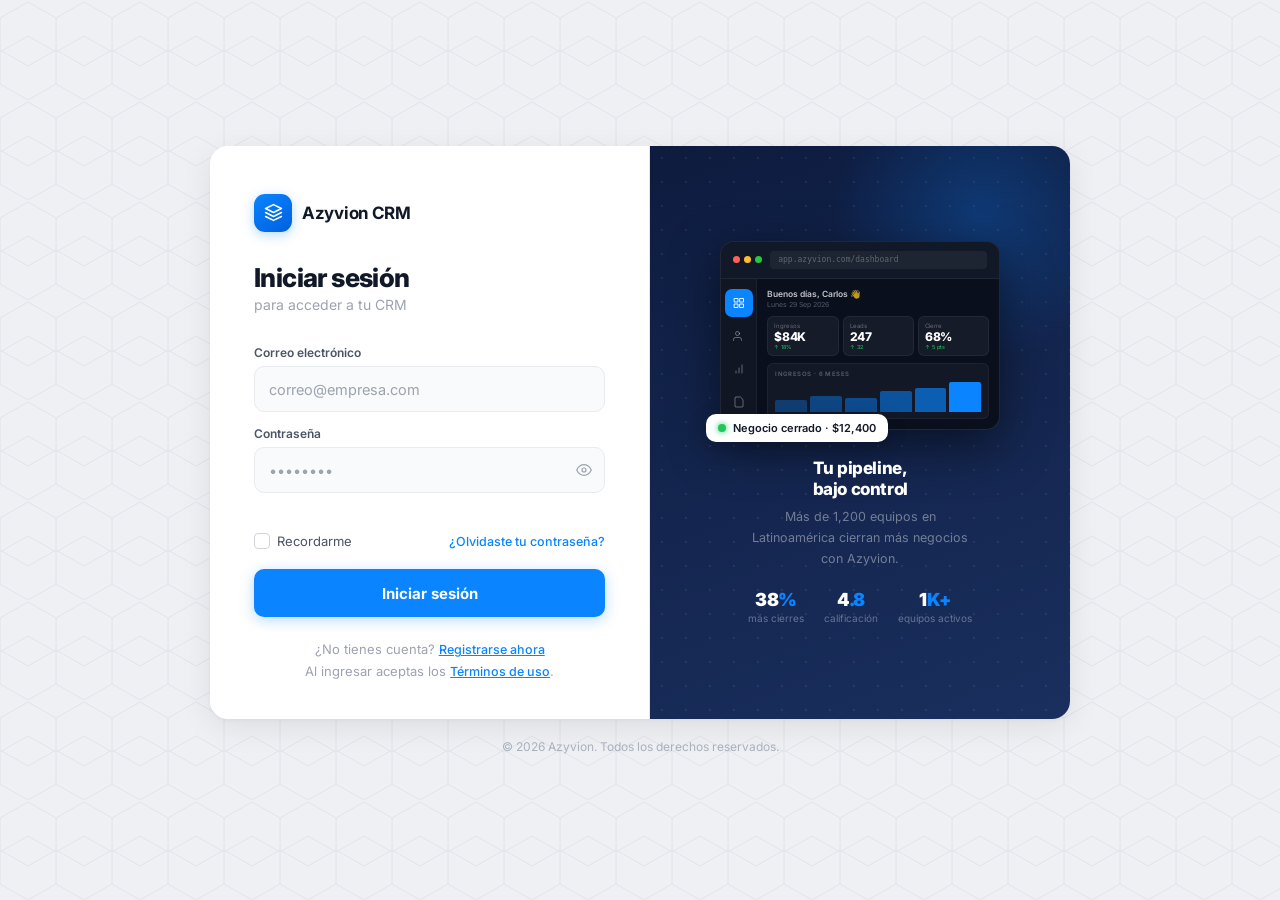
<file: login.html>
<!DOCTYPE html>
<html lang="es">
<head>
  <meta charset="UTF-8" />
  <meta name="viewport" content="width=device-width, initial-scale=1.0, viewport-fit=cover" />
  <meta name="apple-mobile-web-app-capable" content="yes" />
  <meta name="theme-color" content="#eef0f4" />
  <title>Azyvion CRM — Iniciar sesión</title>
  <link rel="preconnect" href="https://fonts.googleapis.com" />
  <link rel="preconnect" href="https://fonts.gstatic.com" crossorigin />
  <link href="https://fonts.googleapis.com/css2?family=Inter:wght@400;500;600;700;800;900&display=swap" rel="stylesheet" />
  <style>
    *, *::before, *::after { box-sizing: border-box; margin: 0; padding: 0; }

    :root {
      --blue:    #0A84FF;
      --blue-d:  #0060DF;
      --navy:    #0d1b3e;
      --text:    #111827;
      --text-2:  #4b5563;
      --text-3:  #9ca3af;
      --border:  #e5e7eb;
      --bg:      #eef0f4;
      --green:   #22c55e;
      --danger:  #ef4444;
    }

    html, body { height: 100%; }
    body {
      font-family: 'Inter', -apple-system, sans-serif;
      -webkit-font-smoothing: antialiased;
      background: var(--bg);
      display: flex;
      flex-direction: column;
      align-items: center;
      justify-content: center;
      min-height: 100dvh;
      padding: 32px 20px;
      padding-top: calc(32px + env(safe-area-inset-top, 0px));
      padding-bottom: calc(32px + env(safe-area-inset-bottom, 0px));
      position: relative;
    }

    /* Hexagon pattern background — sutil, igual que Zoho */
    body::before {
      content: '';
      position: fixed;
      inset: 0;
      background-image: url("data:image/svg+xml,%3Csvg xmlns='http://www.w3.org/2000/svg' width='56' height='100'%3E%3Cpath d='M28 66L0 50V18L28 2l28 16v32z' fill='none' stroke='%23c8cdd8' stroke-width='1'/%3E%3Cpath d='M28 100L0 84V52L28 36l28 16v32z' fill='none' stroke='%23c8cdd8' stroke-width='1'/%3E%3C/svg%3E");
      opacity: .35;
      pointer-events: none;
      z-index: 0;
    }

    /* ── CARD ── */
    .card {
      position: relative;
      z-index: 1;
      background: #fff;
      border-radius: 18px;
      box-shadow: 0 2px 4px rgba(0,0,0,0.04), 0 8px 32px rgba(0,0,0,0.08);
      display: grid;
      grid-template-columns: 1.05fr 1fr;
      width: 100%;
      max-width: 860px;
      overflow: hidden;
    }

    /* ── LEFT: FORM ── */
    .form-side {
      padding: 48px 44px 40px;
      display: flex;
      flex-direction: column;
      border-right: 1px solid var(--border);
    }

    .brand {
      display: flex;
      align-items: center;
      gap: 10px;
      margin-bottom: 32px;
    }
    .brand-icon {
      width: 38px; height: 38px;
      background: linear-gradient(145deg, var(--blue), var(--blue-d));
      border-radius: 11px;
      display: flex; align-items: center; justify-content: center;
      box-shadow: 0 3px 12px rgba(10,132,255,0.3);
      flex-shrink: 0;
    }
    .brand-icon svg { width: 19px; height: 19px; stroke: #fff; fill: none; stroke-width: 2; stroke-linecap: round; stroke-linejoin: round; }
    .brand-name { font-size: 17px; font-weight: 700; color: var(--text); letter-spacing: -0.3px; }

    .form-title { font-size: 26px; font-weight: 800; color: var(--text); letter-spacing: -0.6px; line-height: 1.1; margin-bottom: 4px; }
    .form-sub { font-size: 14px; color: var(--text-3); margin-bottom: 32px; }

    /* Fields */
    .field-wrap { margin-bottom: 14px; }
    .field-label { display: block; font-size: 12px; font-weight: 600; color: var(--text-2); margin-bottom: 6px; }
    .field-inner { position: relative; }
    .field-input {
      width: 100%; height: 46px;
      background: #f9fafb;
      border: 1.5px solid #e9ebee;
      border-radius: 10px;
      padding: 0 42px 0 14px;
      font-family: inherit; font-size: 14.5px; color: var(--text);
      outline: none;
      transition: border-color .18s, box-shadow .18s, background .18s;
      -webkit-appearance: none;
    }
    .field-input::placeholder { color: var(--text-3); }
    .field-input:focus { border-color: var(--blue); background: #fff; box-shadow: 0 0 0 3px rgba(10,132,255,0.1); }

    .field-btn {
      position: absolute; right: 0; top: 0; bottom: 0; width: 42px;
      display: flex; align-items: center; justify-content: center;
      background: none; border: none; cursor: pointer; color: var(--text-3);
      transition: color .15s;
    }
    .field-btn:hover { color: var(--blue); }
    .field-btn svg { width: 16px; height: 16px; stroke: currentColor; fill: none; stroke-width: 1.8; stroke-linecap: round; stroke-linejoin: round; }

    .error-msg {
      font-size: 12px; font-weight: 500; color: var(--danger);
      min-height: 16px; margin-bottom: 10px;
      opacity: 0; transform: translateY(-2px);
      transition: opacity .2s, transform .2s;
    }
    .error-msg.visible { opacity: 1; transform: translateY(0); }

    .row-aux { display: flex; align-items: center; justify-content: space-between; margin-bottom: 20px; }
    .checkbox-label { display: flex; align-items: center; gap: 7px; font-size: 13px; color: var(--text-2); cursor: pointer; user-select: none; }
    .checkbox-label input { display: none; }
    .custom-check {
      width: 16px; height: 16px; border-radius: 4px;
      border: 1.5px solid #d1d5db;
      display: flex; align-items: center; justify-content: center; flex-shrink: 0;
      transition: background .15s, border-color .15s;
    }
    .checkbox-label input:checked ~ .custom-check { background: var(--blue); border-color: var(--blue); }
    .custom-check svg { width: 9px; height: 9px; stroke: #fff; stroke-width: 2.5; stroke-linecap: round; stroke-linejoin: round; fill: none; opacity: 0; transition: opacity .15s; }
    .checkbox-label input:checked ~ .custom-check svg { opacity: 1; }
    .link-btn { background: none; border: none; padding: 0; font-family: inherit; font-size: 12.5px; color: var(--blue); cursor: pointer; font-weight: 500; }
    .link-btn:hover { color: var(--blue-d); text-decoration: underline; }

    .btn-primary {
      width: 100%; height: 48px;
      background: var(--blue); color: #fff; border: none;
      border-radius: 10px; font-size: 15px; font-weight: 700;
      font-family: inherit; cursor: pointer;
      position: relative; overflow: hidden;
      transition: background .18s, box-shadow .18s, transform .1s;
      box-shadow: 0 3px 14px rgba(10,132,255,0.3);
      margin-bottom: 24px;
    }
    .btn-primary:hover:not(:disabled) { background: var(--blue-d); box-shadow: 0 4px 20px rgba(10,132,255,0.4); }
    .btn-primary:active:not(:disabled) { transform: scale(.98); }
    .btn-primary:disabled { opacity: .6; cursor: not-allowed; }
    .btn-text { transition: opacity .2s; }
    .spinner { position: absolute; inset: 0; display: none; align-items: center; justify-content: center; }
    .spinner::after { content: ''; width: 20px; height: 20px; border: 2px solid rgba(255,255,255,.3); border-top-color: #fff; border-radius: 50%; animation: spin .7s linear infinite; }
    @keyframes spin { to { transform: rotate(360deg); } }
    .btn-primary.loading .btn-text { opacity: 0; }
    .btn-primary.loading .spinner { display: flex; }

    .form-footer { text-align: center; font-size: 13px; color: var(--text-3); margin-top: auto; }
    .form-footer + .form-footer { margin-top: 5px; }

    /* ── RIGHT: VISUAL ── */
    .visual-side {
      background: linear-gradient(160deg, #0d1b3e 0%, #1a2f5e 100%);
      display: flex;
      flex-direction: column;
      align-items: center;
      justify-content: center;
      padding: 44px 36px;
      position: relative;
      overflow: hidden;
      gap: 28px;
    }

    /* Grid points sutil */
    .visual-side::before {
      content: '';
      position: absolute; inset: 0;
      background-image: radial-gradient(rgba(255,255,255,0.07) 1px, transparent 1px);
      background-size: 24px 24px;
      pointer-events: none;
    }
    /* Glow azul arriba */
    .visual-side::after {
      content: '';
      position: absolute;
      width: 300px; height: 300px;
      border-radius: 50%;
      background: radial-gradient(circle, rgba(10,132,255,0.25), transparent 70%);
      top: -80px; right: -60px;
      pointer-events: none;
    }

    /* Mockup dashboard mini */
    .mkup-wrap {
      position: relative;
      width: 100%;
      max-width: 280px;
      z-index: 1;
    }

    .mkup {
      background: #0a0f1e;
      border-radius: 14px;
      overflow: hidden;
      border: 1px solid rgba(255,255,255,0.1);
      box-shadow: 0 16px 48px rgba(0,0,0,0.5), 0 1px 0 rgba(255,255,255,0.06) inset;
    }
    .mkup-topbar {
      background: #111827;
      padding: 9px 12px;
      display: flex; align-items: center; gap: 8px;
      border-bottom: 1px solid rgba(255,255,255,0.06);
    }
    .mkup-dots { display: flex; gap: 4px; }
    .mkup-dots span { width: 7px; height: 7px; border-radius: 50%; }
    .mkup-dots span:nth-child(1){background:#ff5f57}
    .mkup-dots span:nth-child(2){background:#ffbd2e}
    .mkup-dots span:nth-child(3){background:#28c840}
    .mkup-url { flex:1; background: rgba(255,255,255,0.05); border-radius:4px; height:18px; display:flex; align-items:center; padding:0 8px; font-size:8px; color:rgba(255,255,255,.3); font-family:monospace; }

    .mkup-body { display: grid; grid-template-columns: 36px 1fr; }
    .mkup-sb { background: rgba(255,255,255,0.03); border-right:1px solid rgba(255,255,255,.05); padding:10px 4px; display:flex; flex-direction:column; gap:5px; }
    .mkup-sb-i { width:28px; height:28px; border-radius:7px; display:flex; align-items:center; justify-content:center; }
    .mkup-sb-i.on { background:var(--blue); }
    .mkup-sb-i svg { width:12px; height:12px; stroke:rgba(255,255,255,.4); fill:none; stroke-width:1.8; stroke-linecap:round; stroke-linejoin:round; }
    .mkup-sb-i.on svg { stroke:#fff; }

    .mkup-main { padding:10px; display:flex; flex-direction:column; gap:7px; }
    .mkup-hello { font-size:8.5px; font-weight:600; color:rgba(255,255,255,.75); }
    .mkup-date { font-size:7px; color:rgba(255,255,255,.3); margin-top:1px; }

    .mkup-kpis { display:grid; grid-template-columns:repeat(3,1fr); gap:4px; }
    .mkup-kpi { background:rgba(255,255,255,.05); border:1px solid rgba(255,255,255,.06); border-radius:6px; padding:5px 6px; }
    .mkup-kpi-l { font-size:6px; color:rgba(255,255,255,.35); margin-bottom:2px; }
    .mkup-kpi-v { font-size:12px; font-weight:800; color:#fff; line-height:1; letter-spacing:-.3px; }
    .mkup-kpi-d { font-size:5.5px; color:var(--green); margin-top:1px; }

    .mkup-chart { background:rgba(255,255,255,.04); border:1px solid rgba(255,255,255,.05); border-radius:6px; padding:6px 7px; }
    .mkup-chart-ttl { font-size:6px; color:rgba(255,255,255,.3); font-weight:600; text-transform:uppercase; letter-spacing:.4px; margin-bottom:5px; }
    .mkup-bars { display:flex; gap:3px; align-items:flex-end; height:30px; }
    .mkup-bar { flex:1; border-radius:2px 2px 0 0; }

    /* Floating pill */
    .mkup-pill {
      position: absolute;
      bottom: -12px; left: -14px;
      background: #fff;
      border-radius: 10px;
      padding: 7px 12px;
      box-shadow: 0 6px 20px rgba(0,0,0,0.18);
      display: flex; align-items: center; gap: 7px;
      font-size: 11px; font-weight: 600; color: var(--text);
      white-space: nowrap;
      z-index: 2;
    }
    .mkup-pill-dot { width:8px; height:8px; border-radius:50%; background:var(--green); box-shadow:0 0 6px var(--green); flex-shrink:0; }

    /* Copy debajo del mockup */
    .visual-copy { position:relative; z-index:1; text-align:center; }
    .visual-title { font-size:17px; font-weight:800; color:#fff; letter-spacing:-.4px; margin-bottom:7px; line-height:1.25; }
    .visual-desc { font-size:12.5px; color:rgba(255,255,255,.4); line-height:1.65; max-width:220px; margin:0 auto 20px; }

    /* Mini stats row */
    .visual-stats { display:flex; gap:20px; justify-content:center; }
    .vstat { text-align:center; }
    .vstat-num { font-size:18px; font-weight:900; color:#fff; letter-spacing:-.5px; }
    .vstat-num span { color:var(--blue); }
    .vstat-label { font-size:10px; color:rgba(255,255,255,.35); margin-top:2px; }

    /* Footer */
    .page-footer {
      position: relative; z-index: 1;
      margin-top: 20px;
      font-size: 12px; color: #aab0bc; text-align: center;
    }

    /* ── TOAST ── */
    .toast {
      position:fixed; bottom:calc(20px + env(safe-area-inset-bottom,0px)); left:50%;
      transform:translateX(-50%) translateY(110px);
      background:rgba(15,17,23,.93); color:#fff;
      padding:11px 18px; border-radius:14px; font-size:13px; font-weight:500;
      backdrop-filter:blur(16px);
      display:flex; align-items:center; gap:7px;
      z-index:999; transition:transform .35s cubic-bezier(.34,1.42,.64,1);
      white-space:nowrap; max-width:calc(100vw - 32px);
      box-shadow:0 6px 20px rgba(0,0,0,.3);
    }
    .toast.show { transform:translateX(-50%) translateY(0); }
    .toast svg { width:15px; height:15px; stroke-width:2.5; stroke-linecap:round; stroke-linejoin:round; fill:none; flex-shrink:0; }

    /* ── RESPONSIVE ── */
    @media (max-width:720px) {
      .card { grid-template-columns:1fr; }
      .visual-side { display:none; }
      .form-side { border-right:none; padding:36px 28px 30px; }
    }
    @media (prefers-reduced-motion:reduce) { *{animation:none!important;transition:none!important;} }
    *{-webkit-tap-highlight-color:transparent;}
  </style>
</head>
<body>

  <div class="card">

    <!-- FORM -->
    <div class="form-side">
      <div class="brand">
        <div class="brand-icon">
          <svg viewBox="0 0 24 24"><path d="M12 2L2 7l10 5 10-5-10-5z"/><path d="M2 17l10 5 10-5"/><path d="M2 12l10 5 10-5"/></svg>
        </div>
        <span class="brand-name">Azyvion CRM</span>
      </div>

      <h1 class="form-title">Iniciar sesión</h1>
      <p class="form-sub">para acceder a tu CRM</p>

      <div class="field-wrap">
        <label class="field-label" for="usuario">Correo electrónico</label>
        <div class="field-inner">
          <input class="field-input" type="email" id="usuario" placeholder="correo@empresa.com" autocomplete="email" />
        </div>
      </div>

      <div class="field-wrap">
        <label class="field-label" for="password">Contraseña</label>
        <div class="field-inner">
          <input class="field-input" type="password" id="password" placeholder="••••••••" autocomplete="current-password" />
          <button class="field-btn" onclick="togglePwd()" aria-label="Mostrar contraseña">
            <svg viewBox="0 0 24 24"><path d="M1 12s4-8 11-8 11 8 11 8-4 8-11 8-11-8-11-8z"/><circle cx="12" cy="12" r="3"/></svg>
          </button>
        </div>
      </div>

      <div class="error-msg" id="errMsg"></div>

      <div class="row-aux">
        <label class="checkbox-label">
          <input type="checkbox" id="remember" />
          <span class="custom-check"><svg viewBox="0 0 12 12"><polyline points="2 6 5 9 10 3"/></svg></span>
          Recordarme
        </label>
        <button class="link-btn" onclick="handleForgot()">¿Olvidaste tu contraseña?</button>
      </div>

      <button class="btn-primary" id="loginBtn" onclick="handleLogin()">
        <span class="btn-text">Iniciar sesión</span>
        <div class="spinner"></div>
      </button>

      <p class="form-footer">¿No tienes cuenta? <a class="link-btn" href="register.html">Registrarse ahora</a></p>
      <p class="form-footer" style="margin-top:6px;">Al ingresar aceptas los <a class="link-btn" href="#">Términos de uso</a>.</p>
    </div>

    <!-- VISUAL -->
    <div class="visual-side">
      <div class="mkup-wrap">
        <div class="mkup">
          <div class="mkup-topbar">
            <div class="mkup-dots"><span></span><span></span><span></span></div>
            <div class="mkup-url">app.azyvion.com/dashboard</div>
          </div>
          <div class="mkup-body">
            <div class="mkup-sb">
              <div class="mkup-sb-i on"><svg viewBox="0 0 24 24"><rect x="3" y="3" width="7" height="7"/><rect x="14" y="3" width="7" height="7"/><rect x="3" y="14" width="7" height="7"/><rect x="14" y="14" width="7" height="7"/></svg></div>
              <div class="mkup-sb-i"><svg viewBox="0 0 24 24"><path d="M17 21v-2a4 4 0 0 0-4-4H5a4 4 0 0 0-4 4v2"/><circle cx="9" cy="7" r="4"/></svg></div>
              <div class="mkup-sb-i"><svg viewBox="0 0 24 24"><line x1="12" y1="20" x2="12" y2="10"/><line x1="18" y1="20" x2="18" y2="4"/><line x1="6" y1="20" x2="6" y2="16"/></svg></div>
              <div class="mkup-sb-i"><svg viewBox="0 0 24 24"><path d="M14 2H6a2 2 0 0 0-2 2v16a2 2 0 0 0 2 2h12a2 2 0 0 0 2-2V8z"/></svg></div>
            </div>
            <div class="mkup-main">
              <div>
                <div class="mkup-hello">Buenos días, Carlos 👋</div>
                <div class="mkup-date">Lunes 29 Sep 2026</div>
              </div>
              <div class="mkup-kpis">
                <div class="mkup-kpi"><div class="mkup-kpi-l">Ingresos</div><div class="mkup-kpi-v">$84K</div><div class="mkup-kpi-d">↑ 18%</div></div>
                <div class="mkup-kpi"><div class="mkup-kpi-l">Leads</div><div class="mkup-kpi-v">247</div><div class="mkup-kpi-d">↑ 32</div></div>
                <div class="mkup-kpi"><div class="mkup-kpi-l">Cierre</div><div class="mkup-kpi-v">68%</div><div class="mkup-kpi-d">↑ 5 pts</div></div>
              </div>
              <div class="mkup-chart">
                <div class="mkup-chart-ttl">Ingresos · 6 meses</div>
                <div class="mkup-bars">
                  <div class="mkup-bar" style="height:38%;background:rgba(10,132,255,.35)"></div>
                  <div class="mkup-bar" style="height:52%;background:rgba(10,132,255,.42)"></div>
                  <div class="mkup-bar" style="height:46%;background:rgba(10,132,255,.48)"></div>
                  <div class="mkup-bar" style="height:68%;background:rgba(10,132,255,.55)"></div>
                  <div class="mkup-bar" style="height:78%;background:rgba(10,132,255,.65)"></div>
                  <div class="mkup-bar" style="height:100%;background:#0A84FF"></div>
                </div>
              </div>
            </div>
          </div>
        </div>
        <div class="mkup-pill">
          <div class="mkup-pill-dot"></div>
          Negocio cerrado · $12,400
        </div>
      </div>

      <div class="visual-copy">
        <div class="visual-title">Tu pipeline,<br>bajo control</div>
        <div class="visual-desc">Más de 1,200 equipos en Latinoamérica cierran más negocios con Azyvion.</div>
        <div class="visual-stats">
          <div class="vstat">
            <div class="vstat-num">38<span>%</span></div>
            <div class="vstat-label">más cierres</div>
          </div>
          <div class="vstat">
            <div class="vstat-num">4<span>.8</span></div>
            <div class="vstat-label">calificación</div>
          </div>
          <div class="vstat">
            <div class="vstat-num">1<span>K+</span></div>
            <div class="vstat-label">equipos activos</div>
          </div>
        </div>
      </div>
    </div>

  </div>

  <p class="page-footer">© 2026 Azyvion. Todos los derechos reservados.</p>

  <div class="toast" id="toast"></div>

  <script>
  (function () {
    var SESSION_KEY  = 'azyvion_session';
    var REMEMBER_KEY = 'azyvion_remember_user';
    var LOGIN_URL    = 'https://dwtykzporgjjvdustjfq.supabase.co/functions/v1/login-crm';

    (function checkExisting() {
      try {
        if (window.location.search.indexOf('logout') !== -1 || window.location.search.indexOf('expired') !== -1) { localStorage.removeItem(SESSION_KEY); return; }
        var raw = localStorage.getItem(SESSION_KEY);
        if (!raw) return;
        var sess = JSON.parse(raw);
        if (!sess || !sess.token) return;
        if (sess.expira && new Date(sess.expira) <= new Date()) { localStorage.removeItem(SESSION_KEY); return; }
        window.location.href = 'dashboard.html';
      } catch (e) {}
    })();

    (function prefillUser() {
      try {
        var saved = localStorage.getItem(REMEMBER_KEY);
        if (saved) { document.getElementById('usuario').value = saved; document.getElementById('remember').checked = true; }
      } catch (e) {}
    })();

    window.handleLogin = function () {
      var usuario = document.getElementById('usuario').value.trim();
      var pwd = document.getElementById('password').value;
      var remember = document.getElementById('remember').checked;
      var btn = document.getElementById('loginBtn');
      var err = document.getElementById('errMsg');
      err.classList.remove('visible');
      if (!usuario || !pwd) { err.textContent = 'Ingresa tu correo y contraseña.'; err.classList.add('visible'); return; }
      if (!usuario.includes('@') || !usuario.includes('.')) { err.textContent = 'Ingresa un correo electrónico válido.'; err.classList.add('visible'); return; }
      btn.classList.add('loading'); btn.disabled = true;
      fetch(LOGIN_URL, { method: 'POST', headers: { 'Content-Type': 'application/json' }, body: JSON.stringify({ usuario: usuario, contrasena: pwd }) })
      .then(function(r){ return r.json(); })
      .then(function(res){
        btn.classList.remove('loading'); btn.disabled = false;
        if (!res.ok) { err.textContent = res.error || 'Error al iniciar sesión.'; err.classList.add('visible'); return; }
        try { if (remember) { localStorage.setItem(REMEMBER_KEY, usuario); } else { localStorage.removeItem(REMEMBER_KEY); } } catch(e){}
        var expira = new Date(res.session.expires_at * 1000).toISOString();
        var sesion = { token: res.session.access_token, refresh_token: res.session.refresh_token, nombre: res.nombre, usuario: res.usuario, rol: res.rol, expira: expira, fotoUrl: res.fotoUrl || '', preferencias: res.preferencias || {} };
        try { localStorage.setItem(SESSION_KEY, JSON.stringify(sesion)); } catch(e){ err.textContent = 'No se pudo guardar la sesión.'; err.classList.add('visible'); return; }
        showToast('Bienvenido, ' + res.nombre, '#22c55e');
        setTimeout(function(){ window.location.href = 'dashboard.html'; }, 1300);
      })
      .catch(function(e){ btn.classList.remove('loading'); btn.disabled = false; err.textContent = 'Error de conexión. Intenta de nuevo.'; err.classList.add('visible'); });
    };

    window.handleForgot = function () { showToast('Contacta al administrador para restablecer tu contraseña', '#0A84FF'); };

    function showToast(msg, color) {
      var t = document.getElementById('toast');
      t.innerHTML = '<svg viewBox="0 0 24 24" style="stroke:'+(color||'#22c55e')+'"><polyline points="20 6 9 17 4 12"/></svg> ' + msg;
      t.classList.add('show');
      setTimeout(function(){ t.classList.remove('show'); }, 3000);
    }

    var pwdVisible = false;
    window.togglePwd = function() { pwdVisible = !pwdVisible; document.getElementById('password').type = pwdVisible ? 'text' : 'password'; };
    document.addEventListener('keydown', function(e){ if (e.key === 'Enter') window.handleLogin(); });
  })();
  </script>
</body>
</html>
</file>
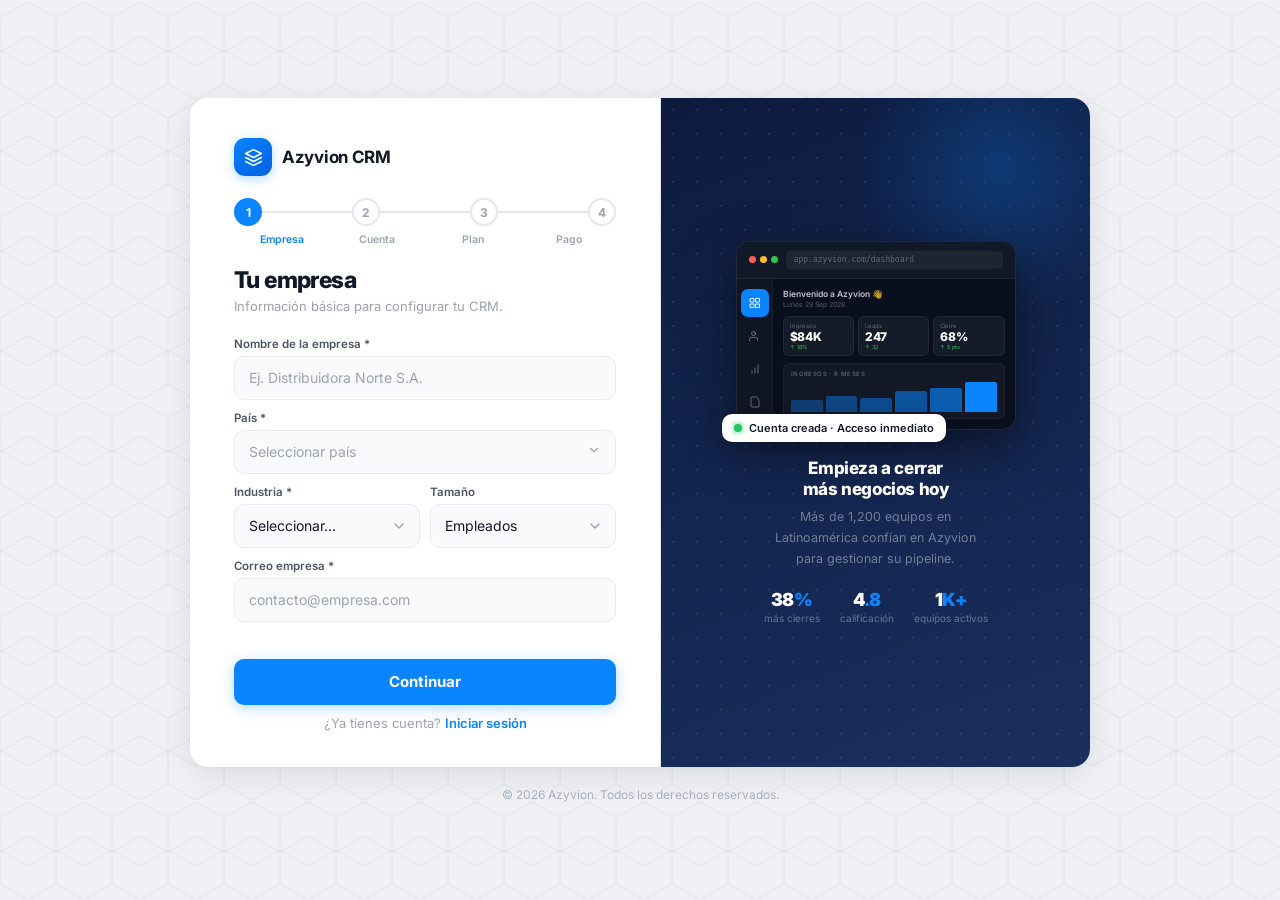
<file: register.html>
<!DOCTYPE html>
<html lang="es">
<head>
  <meta charset="UTF-8" />
  <meta name="viewport" content="width=device-width, initial-scale=1.0, viewport-fit=cover" />
  <meta name="apple-mobile-web-app-capable" content="yes" />
  <meta name="theme-color" content="#eef0f4" />
  <title>Crear cuenta — Azyvion CRM</title>
  <link rel="preconnect" href="https://fonts.googleapis.com" />
  <link rel="preconnect" href="https://fonts.gstatic.com" crossorigin />
  <link href="https://fonts.googleapis.com/css2?family=Inter:wght@400;500;600;700;800;900&display=swap" rel="stylesheet" />
  <style>
    *, *::before, *::after { box-sizing: border-box; margin: 0; padding: 0; }
    :root {
      --blue:   #0A84FF; --blue-d: #0060DF; --text: #111827;
      --text-2: #4b5563; --text-3: #9ca3af; --border: #e5e7eb;
      --bg:     #eef0f4; --green: #22c55e;  --danger: #ef4444;
      --orange: #f97316;
    }
    html, body { height: 100%; }
    body {
      font-family: 'Inter', -apple-system, sans-serif;
      -webkit-font-smoothing: antialiased;
      background: var(--bg);
      display: flex; flex-direction: column;
      align-items: center; justify-content: center;
      min-height: 100dvh;
      padding: 32px 20px;
      padding-top: calc(32px + env(safe-area-inset-top,0px));
      padding-bottom: calc(32px + env(safe-area-inset-bottom,0px));
      position: relative;
    }
    body::before {
      content: ''; position: fixed; inset: 0;
      background-image: url("data:image/svg+xml,%3Csvg xmlns='http://www.w3.org/2000/svg' width='56' height='100'%3E%3Cpath d='M28 66L0 50V18L28 2l28 16v32z' fill='none' stroke='%23c8cdd8' stroke-width='1'/%3E%3Cpath d='M28 100L0 84V52L28 36l28 16v32z' fill='none' stroke='%23c8cdd8' stroke-width='1'/%3E%3C/svg%3E");
      opacity:.35; pointer-events:none; z-index:0;
    }
    .card {
      position:relative; z-index:1; background:#fff; border-radius:18px;
      box-shadow:0 2px 4px rgba(0,0,0,0.04),0 8px 32px rgba(0,0,0,0.08);
      display:grid; grid-template-columns:1.1fr 1fr;
      width:100%; max-width:900px; overflow:hidden;
    }
    .form-side {
      padding:40px 44px 36px; display:flex; flex-direction:column;
      border-right:1px solid var(--border); overflow-y:auto; max-height:92vh;
    }
    .brand { display:flex; align-items:center; gap:10px; margin-bottom:22px; }
    .brand-icon {
      width:38px; height:38px;
      background:linear-gradient(145deg,var(--blue),var(--blue-d));
      border-radius:11px; display:flex; align-items:center; justify-content:center;
      box-shadow:0 3px 12px rgba(10,132,255,0.3); flex-shrink:0;
    }
    .brand-icon svg { width:19px; height:19px; stroke:#fff; fill:none; stroke-width:2; stroke-linecap:round; stroke-linejoin:round; }
    .brand-name { font-size:17px; font-weight:700; color:var(--text); letter-spacing:-0.3px; }

    /* Steps */
    .steps-wrap { margin-bottom:20px; }
    .steps-bar { display:flex; align-items:center; }
    .step-dot {
      width:28px; height:28px; border-radius:50%;
      display:flex; align-items:center; justify-content:center;
      font-size:12px; font-weight:700;
      border:2px solid var(--border); color:var(--text-3);
      background:transparent; transition:all .3s; flex-shrink:0;
    }
    .step-dot.active { background:var(--blue); border-color:var(--blue); color:#fff; }
    .step-dot.done   { background:var(--green); border-color:var(--green); color:#fff; }
    .step-dot.done::before { content:''; display:block; width:10px; height:10px; background:url("data:image/svg+xml,%3Csvg viewBox='0 0 24 24' xmlns='http://www.w3.org/2000/svg'%3E%3Cpolyline points='20 6 9 17 4 12' stroke='white' stroke-width='3' fill='none' stroke-linecap='round' stroke-linejoin='round'/%3E%3C/svg%3E") center/contain no-repeat; }
    .step-dot.done span { display:none; }
    .step-line { flex:1; height:2px; background:var(--border); transition:background .3s; }
    .step-line.done { background:var(--green); }
    .steps-labels { display:flex; justify-content:space-between; margin-top:7px; }
    .step-label { font-size:10.5px; font-weight:600; color:var(--text-3); flex:1; text-align:center; transition:color .3s; }
    .step-label.active { color:var(--blue); }
    .step-label.done   { color:var(--green); }

    .form-title { font-size:23px; font-weight:800; color:var(--text); letter-spacing:-0.6px; margin-bottom:3px; }
    .form-sub   { font-size:13px; color:var(--text-3); margin-bottom:20px; line-height:1.5; }

    /* Fields */
    .field-wrap { margin-bottom:11px; }
    .field-label { display:block; font-size:11.5px; font-weight:600; color:var(--text-2); margin-bottom:5px; }
    .field-inner { position:relative; }
    .field-input {
      width:100%; height:44px;
      background:#f9fafb; border:1.5px solid #e9ebee; border-radius:10px;
      padding:0 14px; font-family:inherit; font-size:14px; color:var(--text);
      outline:none; transition:border-color .18s,box-shadow .18s,background .18s;
      -webkit-appearance:none;
    }
    .field-input::placeholder { color:var(--text-3); }
    .field-input:focus { border-color:var(--blue); background:#fff; box-shadow:0 0 0 3px rgba(10,132,255,0.1); }
    .field-input.pad-r { padding-right:42px; }
    .field-grid { display:grid; grid-template-columns:1fr 1fr; gap:10px; margin-bottom:11px; }
    @media(max-width:560px){ .field-grid{grid-template-columns:1fr;} }

    .field-btn {
      position:absolute; right:0; top:0; bottom:0; width:40px;
      display:flex; align-items:center; justify-content:center;
      background:none; border:none; cursor:pointer; color:var(--text-3); transition:color .15s;
    }
    .field-btn:hover { color:var(--blue); }
    .field-btn svg { width:15px; height:15px; stroke:currentColor; fill:none; stroke-width:1.8; stroke-linecap:round; stroke-linejoin:round; }

    /* ── COUNTRY PICKER ── */
    .country-picker { position:relative; }
    .country-btn {
      width:100%; height:44px; background:#f9fafb; border:1.5px solid #e9ebee;
      border-radius:10px; padding:0 14px; font-family:inherit; font-size:14px;
      color:var(--text); cursor:pointer; display:flex; align-items:center; gap:9px;
      transition:border-color .18s,box-shadow .18s,background .18s; text-align:left;
    }
    .country-btn:focus, .country-btn.open { border-color:var(--blue); background:#fff; box-shadow:0 0 0 3px rgba(10,132,255,0.1); outline:none; }
    .country-btn .placeholder { color:var(--text-3); }
    .country-flag { font-size:18px; line-height:1; flex-shrink:0; }
    .country-name-txt { flex:1; overflow:hidden; text-overflow:ellipsis; white-space:nowrap; }
    .country-chevron { margin-left:auto; flex-shrink:0; transition:transform .2s; }
    .country-chevron svg { width:14px; height:14px; stroke:var(--text-3); fill:none; stroke-width:2; stroke-linecap:round; stroke-linejoin:round; }
    .country-btn.open .country-chevron { transform:rotate(180deg); }

    .country-dropdown {
      position:absolute; top:calc(100% + 6px); left:0; right:0; z-index:200;
      background:#fff; border:1.5px solid var(--border); border-radius:12px;
      box-shadow:0 8px 32px rgba(0,0,0,0.12); overflow:hidden;
      display:none; flex-direction:column;
    }
    .country-dropdown.open { display:flex; }
    .country-search-wrap { padding:10px 10px 8px; border-bottom:1px solid var(--border); }
    .country-search {
      width:100%; height:36px; background:#f3f4f6; border:1.5px solid transparent;
      border-radius:8px; padding:0 12px; font-family:inherit; font-size:13px;
      color:var(--text); outline:none; transition:border-color .18s;
    }
    .country-search:focus { border-color:var(--blue); background:#fff; }
    .country-list { max-height:200px; overflow-y:auto; padding:4px; }
    .country-list::-webkit-scrollbar { width:4px; }
    .country-list::-webkit-scrollbar-thumb { background:#e5e7eb; border-radius:4px; }
    .country-option {
      display:flex; align-items:center; gap:9px; padding:8px 10px;
      border-radius:8px; cursor:pointer; font-size:13.5px; color:var(--text);
      transition:background .12s; white-space:nowrap;
    }
    .country-option:hover { background:#f3f4f6; }
    .country-option.selected { background:rgba(10,132,255,0.07); color:var(--blue); font-weight:600; }
    .country-option .flag  { font-size:17px; flex-shrink:0; }
    .country-empty { padding:20px; text-align:center; color:var(--text-3); font-size:13px; }

    /* Sector select */
    .field-select {
      width:100%; height:44px; background:#f9fafb; border:1.5px solid #e9ebee;
      border-radius:10px; padding:0 36px 0 14px; font-family:inherit; font-size:14px;
      color:var(--text); outline:none; cursor:pointer;
      transition:border-color .18s,box-shadow .18s;
      -webkit-appearance:none; appearance:none;
      background-image:url("data:image/svg+xml,%3Csvg xmlns='http://www.w3.org/2000/svg' viewBox='0 0 24 24' fill='none' stroke='%239ca3af' stroke-width='2' stroke-linecap='round' stroke-linejoin='round'%3E%3Cpolyline points='6 9 12 15 18 9'%3E%3C/polyline%3E%3C/svg%3E");
      background-repeat:no-repeat; background-position:right 12px center; background-size:16px;
    }
    .field-select:focus { border-color:var(--blue); background-color:#fff; box-shadow:0 0 0 3px rgba(10,132,255,0.1); }

    /* Plan cards */
    .plan-grid { display:grid; grid-template-columns:repeat(2,1fr); gap:8px; margin-bottom:12px; }
    .plan-radio { display:none; }
    .plan-card {
      border:1.5px solid var(--border); border-radius:12px; padding:13px 12px;
      cursor:pointer; transition:all .2s; position:relative;
    }
    .plan-card:hover { border-color:rgba(10,132,255,0.4); }
    .plan-radio:checked + .plan-card { border-color:var(--blue); background:rgba(10,132,255,0.04); }
    .plan-radio:checked + .plan-card .plan-check { opacity:1; transform:scale(1); }
    .plan-check {
      position:absolute; top:9px; right:9px; width:18px; height:18px; border-radius:50%;
      background:var(--blue); display:flex; align-items:center; justify-content:center;
      opacity:0; transform:scale(0.5); transition:all .2s;
    }
    .plan-check svg { width:9px; height:9px; stroke:#fff; stroke-width:2.5; stroke-linecap:round; stroke-linejoin:round; fill:none; }
    .plan-name   { font-size:13px; font-weight:700; color:var(--text); margin-bottom:2px; }
    .plan-price  { font-size:19px; font-weight:800; color:var(--blue); line-height:1; }
    .plan-price span { font-size:11px; font-weight:500; color:var(--text-3); }
    .plan-detail { font-size:11px; color:var(--text-3); margin-top:5px; line-height:1.4; }
    .plan-badge  { display:inline-block; font-size:9px; font-weight:700; background:var(--blue); color:#fff; padding:2px 7px; border-radius:20px; margin-top:4px; }

    /* Password */
    .pwd-bars { display:flex; gap:4px; margin-top:6px; margin-bottom:3px; }
    .pwd-bar  { flex:1; height:3px; border-radius:2px; background:var(--border); transition:background .3s; }
    .pwd-bar.weak   { background:var(--danger); }
    .pwd-bar.medium { background:var(--orange); }
    .pwd-bar.strong { background:var(--green); }
    .pwd-label { font-size:11px; color:var(--text-3); margin-bottom:10px; }

    /* ── PAYMENT ── */
    .pay-tabs { display:flex; gap:6px; margin-bottom:16px; }
    .pay-tab {
      flex:1; padding:10px 6px; border-radius:10px; border:1.5px solid var(--border);
      background:transparent; font-family:inherit; font-size:12.5px; font-weight:600;
      color:var(--text-3); cursor:pointer; text-align:center;
      display:flex; flex-direction:column; align-items:center; gap:4px;
      transition:all .18s;
    }
    .pay-tab svg { width:18px; height:18px; fill:none; stroke:currentColor; stroke-width:1.8; stroke-linecap:round; stroke-linejoin:round; }
    .pay-tab.active { border-color:var(--blue); color:var(--blue); background:rgba(10,132,255,0.05); }

    .card-row { display:grid; grid-template-columns:1fr 1fr; gap:10px; margin-bottom:11px; }
    .card-brands { display:flex; gap:4px; position:absolute; right:12px; top:50%; transform:translateY(-50%); }
    .cb { width:28px; height:18px; border-radius:3px; display:flex; align-items:center; justify-content:center; font-size:7px; font-weight:800; }
    .cb-visa { background:#1A1F71; color:#fff; }
    .cb-mc   { background:linear-gradient(90deg,#EB001B,#FF5F00); color:#fff; }
    .cb-amex { background:#2E77BC; color:#fff; }

    .transfer-box { background:#f9fafb; border:1px solid var(--border); border-radius:12px; padding:14px; margin-bottom:14px; }
    .transfer-row { display:flex; justify-content:space-between; align-items:center; padding:7px 0; border-bottom:1px solid var(--border); }
    .transfer-row:last-child { border-bottom:none; }
    .transfer-key { font-size:11.5px; color:var(--text-3); font-weight:500; }
    .transfer-val { font-size:13px; font-weight:700; color:var(--text); }
    .copy-btn {
      background:none; border:none; cursor:pointer; color:var(--blue);
      font-size:11px; font-weight:600; padding:2px 7px; border-radius:6px;
      transition:background .15s; font-family:inherit;
    }
    .copy-btn:hover { background:rgba(10,132,255,0.08); }
    .transfer-note { font-size:11.5px; color:var(--text-3); line-height:1.5; margin-top:4px; }

    .paypal-box { text-align:center; padding:22px 0 10px; }
    .paypal-btn {
      display:inline-flex; align-items:center; justify-content:center; gap:10px;
      background:#FFC439; color:#003087; font-family:inherit; font-size:15px; font-weight:800;
      border:none; border-radius:12px; padding:13px 28px; cursor:pointer;
      width:100%; transition:background .18s; margin-bottom:12px;
    }
    .paypal-btn:hover { background:#f0b834; }
    .paypal-note { font-size:11.5px; color:var(--text-3); }

    .plan-summary {
      background:#f9fafb; border:1px solid var(--border); border-radius:10px;
      padding:12px 14px; display:flex; justify-content:space-between; align-items:center;
      margin-bottom:14px;
    }
    .plan-sum-name { font-size:13px; font-weight:700; color:var(--text); }
    .plan-sum-price { font-size:15px; font-weight:800; color:var(--blue); }
    .plan-sum-note  { font-size:11px; color:var(--text-3); }

    .secure-note { display:flex; align-items:center; gap:6px; font-size:11.5px; color:var(--text-3); margin-bottom:14px; }
    .secure-note svg { width:13px; height:13px; stroke:var(--green); fill:none; stroke-width:2; stroke-linecap:round; stroke-linejoin:round; flex-shrink:0; }

    /* Error / misc */
    .error-msg { font-size:12px; font-weight:500; color:var(--danger); min-height:16px; margin-bottom:10px; opacity:0; transform:translateY(-2px); transition:opacity .2s,transform .2s; }
    .error-msg.visible { opacity:1; transform:translateY(0); }

    .btn-primary {
      width:100%; height:46px; background:var(--blue); color:#fff; border:none;
      border-radius:10px; font-size:15px; font-weight:700;
      font-family:inherit; cursor:pointer; position:relative; overflow:hidden;
      transition:background .18s,box-shadow .18s,transform .1s;
      box-shadow:0 3px 14px rgba(10,132,255,0.3); margin-bottom:10px;
      display:flex; align-items:center; justify-content:center; text-decoration:none;
    }
    .btn-primary:hover:not(:disabled) { background:var(--blue-d); box-shadow:0 4px 20px rgba(10,132,255,0.4); }
    .btn-primary:active:not(:disabled) { transform:scale(.98); }
    .btn-primary:disabled { opacity:.6; cursor:not-allowed; }
    .btn-text { transition:opacity .2s; }
    .spinner { position:absolute; inset:0; display:none; align-items:center; justify-content:center; }
    .spinner::after { content:''; width:20px; height:20px; border:2px solid rgba(255,255,255,.3); border-top-color:#fff; border-radius:50%; animation:spin .7s linear infinite; }
    @keyframes spin { to{transform:rotate(360deg)} }
    .btn-primary.loading .btn-text { opacity:0; }
    .btn-primary.loading .spinner { display:flex; }

    .btn-back {
      width:100%; height:40px; background:transparent; color:var(--text-2);
      border:1.5px solid var(--border); border-radius:10px;
      font-size:14px; font-weight:600; font-family:inherit; cursor:pointer;
      transition:all .18s; margin-bottom:12px;
    }
    .btn-back:hover { border-color:var(--text-3); color:var(--text); }

    .link-btn { background:none; border:none; padding:0; font-family:inherit; font-size:inherit; color:var(--blue); cursor:pointer; font-weight:600; text-decoration:none; }
    .link-btn:hover { color:var(--blue-d); text-decoration:underline; }
    .form-footer { text-align:center; font-size:13px; color:var(--text-3); margin-top:auto; }

    .checkbox-label { display:flex; align-items:flex-start; gap:8px; font-size:12.5px; color:var(--text-2); cursor:pointer; user-select:none; margin-bottom:14px; }
    .checkbox-label input { display:none; }
    .custom-check { width:16px; height:16px; border-radius:4px; border:1.5px solid #d1d5db; display:flex; align-items:center; justify-content:center; flex-shrink:0; transition:background .15s,border-color .15s; margin-top:1px; }
    .checkbox-label input:checked ~ .custom-check { background:var(--blue); border-color:var(--blue); }
    .custom-check svg { width:9px; height:9px; stroke:#fff; stroke-width:2.5; stroke-linecap:round; stroke-linejoin:round; fill:none; opacity:0; transition:opacity .15s; }
    .checkbox-label input:checked ~ .custom-check svg { opacity:1; }

    /* Success */
    .success-screen { text-align:center; padding:16px 0; }
    .success-icon { width:68px; height:68px; border-radius:50%; background:linear-gradient(145deg,var(--green),#15803d); display:inline-flex; align-items:center; justify-content:center; margin-bottom:16px; box-shadow:0 8px 28px rgba(34,197,94,0.3); animation:popIn .5s cubic-bezier(0.34,1.56,0.64,1) both .1s; }
    @keyframes popIn { from{opacity:0;transform:scale(0.4)} to{opacity:1;transform:scale(1)} }
    .success-icon svg { width:32px; height:32px; fill:none; stroke:#fff; stroke-width:2.5; stroke-linecap:round; stroke-linejoin:round; }
    .success-title { font-size:22px; font-weight:800; color:var(--text); letter-spacing:-0.5px; margin-bottom:8px; }
    .success-msg   { font-size:14px; color:var(--text-3); line-height:1.6; margin-bottom:20px; }
    .success-detail { background:#f9fafb; border:1px solid var(--border); border-radius:12px; padding:14px; margin-bottom:18px; text-align:left; }
    .success-row   { display:flex; justify-content:space-between; padding:6px 0; border-bottom:1px solid var(--border); }
    .success-row:last-child { border-bottom:none; }
    .success-key   { font-size:11.5px; color:var(--text-3); font-weight:500; }
    .success-val   { font-size:12.5px; font-weight:700; color:var(--text); }

    /* Visual side */
    .visual-side {
      background:linear-gradient(160deg,#0d1b3e 0%,#1a2f5e 100%);
      display:flex; flex-direction:column; align-items:center; justify-content:center;
      padding:44px 36px; position:relative; overflow:hidden; gap:28px;
    }
    .visual-side::before { content:''; position:absolute; inset:0; background-image:radial-gradient(rgba(255,255,255,0.07) 1px,transparent 1px); background-size:24px 24px; pointer-events:none; }
    .visual-side::after  { content:''; position:absolute; width:300px; height:300px; border-radius:50%; background:radial-gradient(circle,rgba(10,132,255,0.25),transparent 70%); top:-80px; right:-60px; pointer-events:none; }
    .mkup-wrap { position:relative; width:100%; max-width:280px; z-index:1; }
    .mkup { background:#0a0f1e; border-radius:14px; overflow:hidden; border:1px solid rgba(255,255,255,0.1); box-shadow:0 16px 48px rgba(0,0,0,0.5),0 1px 0 rgba(255,255,255,0.06) inset; }
    .mkup-topbar { background:#111827; padding:9px 12px; display:flex; align-items:center; gap:8px; border-bottom:1px solid rgba(255,255,255,0.06); }
    .mkup-dots { display:flex; gap:4px; }
    .mkup-dots span { width:7px; height:7px; border-radius:50%; }
    .mkup-dots span:nth-child(1){background:#ff5f57} .mkup-dots span:nth-child(2){background:#ffbd2e} .mkup-dots span:nth-child(3){background:#28c840}
    .mkup-url { flex:1; background:rgba(255,255,255,0.05); border-radius:4px; height:18px; display:flex; align-items:center; padding:0 8px; font-size:8px; color:rgba(255,255,255,.3); font-family:monospace; }
    .mkup-body { display:grid; grid-template-columns:36px 1fr; }
    .mkup-sb { background:rgba(255,255,255,0.03); border-right:1px solid rgba(255,255,255,.05); padding:10px 4px; display:flex; flex-direction:column; gap:5px; }
    .mkup-sb-i { width:28px; height:28px; border-radius:7px; display:flex; align-items:center; justify-content:center; }
    .mkup-sb-i.on { background:#0A84FF; }
    .mkup-sb-i svg { width:12px; height:12px; stroke:rgba(255,255,255,.4); fill:none; stroke-width:1.8; stroke-linecap:round; stroke-linejoin:round; }
    .mkup-sb-i.on svg { stroke:#fff; }
    .mkup-main { padding:10px; display:flex; flex-direction:column; gap:7px; }
    .mkup-hello { font-size:8.5px; font-weight:600; color:rgba(255,255,255,.75); }
    .mkup-date  { font-size:7px; color:rgba(255,255,255,.3); margin-top:1px; }
    .mkup-kpis  { display:grid; grid-template-columns:repeat(3,1fr); gap:4px; }
    .mkup-kpi   { background:rgba(255,255,255,.05); border:1px solid rgba(255,255,255,.06); border-radius:6px; padding:5px 6px; }
    .mkup-kpi-l { font-size:6px; color:rgba(255,255,255,.35); margin-bottom:2px; }
    .mkup-kpi-v { font-size:12px; font-weight:800; color:#fff; line-height:1; letter-spacing:-.3px; }
    .mkup-kpi-d { font-size:5.5px; color:#22c55e; margin-top:1px; }
    .mkup-chart { background:rgba(255,255,255,.04); border:1px solid rgba(255,255,255,.05); border-radius:6px; padding:6px 7px; }
    .mkup-chart-ttl { font-size:6px; color:rgba(255,255,255,.3); font-weight:600; text-transform:uppercase; letter-spacing:.4px; margin-bottom:5px; }
    .mkup-bars { display:flex; gap:3px; align-items:flex-end; height:30px; }
    .mkup-bar  { flex:1; border-radius:2px 2px 0 0; }
    .mkup-pill { position:absolute; bottom:-12px; left:-14px; background:#fff; border-radius:10px; padding:7px 12px; box-shadow:0 6px 20px rgba(0,0,0,0.18); display:flex; align-items:center; gap:7px; font-size:11px; font-weight:600; color:#111827; white-space:nowrap; z-index:2; }
    .mkup-pill-dot { width:8px; height:8px; border-radius:50%; background:#22c55e; box-shadow:0 0 6px #22c55e; flex-shrink:0; }
    .visual-copy { position:relative; z-index:1; text-align:center; }
    .visual-title { font-size:17px; font-weight:800; color:#fff; letter-spacing:-.4px; margin-bottom:7px; line-height:1.25; }
    .visual-desc  { font-size:12.5px; color:rgba(255,255,255,.4); line-height:1.65; max-width:220px; margin:0 auto 20px; }
    .visual-stats { display:flex; gap:20px; justify-content:center; }
    .vstat        { text-align:center; }
    .vstat-num    { font-size:18px; font-weight:900; color:#fff; letter-spacing:-.5px; }
    .vstat-num span { color:#0A84FF; }
    .vstat-label  { font-size:10px; color:rgba(255,255,255,.35); margin-top:2px; }

    .toast { position:fixed; bottom:calc(20px + env(safe-area-inset-bottom,0px)); left:50%; transform:translateX(-50%) translateY(110px); background:rgba(15,17,23,.93); color:#fff; padding:11px 18px; border-radius:14px; font-size:13px; font-weight:500; backdrop-filter:blur(16px); display:flex; align-items:center; gap:7px; z-index:999; transition:transform .35s cubic-bezier(.34,1.42,.64,1); white-space:nowrap; max-width:calc(100vw - 32px); box-shadow:0 6px 20px rgba(0,0,0,.3); }
    .toast.show { transform:translateX(-50%) translateY(0); }
    .toast svg  { width:15px; height:15px; stroke-width:2.5; stroke-linecap:round; stroke-linejoin:round; fill:none; flex-shrink:0; }
    .page-footer { position:relative; z-index:1; margin-top:20px; font-size:12px; color:#aab0bc; text-align:center; }

    @media(max-width:720px){ .card{grid-template-columns:1fr;} .visual-side{display:none;} .form-side{border-right:none;padding:32px 24px 28px;max-height:none;} }
    @media(prefers-reduced-motion:reduce){ *{animation:none!important;transition:none!important;} }
    *{-webkit-tap-highlight-color:transparent;}
  </style>
</head>
<body>
<div class="card">

  <!-- ══ FORM ══ -->
  <div class="form-side" id="formSide">
    <div class="brand">
      <div class="brand-icon"><svg viewBox="0 0 24 24"><path d="M12 2L2 7l10 5 10-5-10-5z"/><path d="M2 17l10 5 10-5"/><path d="M2 12l10 5 10-5"/></svg></div>
      <span class="brand-name">Azyvion CRM</span>
    </div>

    <div class="steps-wrap" id="stepsWrap">
      <div class="steps-bar">
        <div class="step-dot active" id="sd1"><span>1</span></div>
        <div class="step-line" id="sl1"></div>
        <div class="step-dot" id="sd2"><span>2</span></div>
        <div class="step-line" id="sl2"></div>
        <div class="step-dot" id="sd3"><span>3</span></div>
        <div class="step-line" id="sl3"></div>
        <div class="step-dot" id="sd4"><span>4</span></div>
      </div>
      <div class="steps-labels">
        <div class="step-label active" id="lbl1">Empresa</div>
        <div class="step-label" id="lbl2">Cuenta</div>
        <div class="step-label" id="lbl3">Plan</div>
        <div class="step-label" id="lbl4">Pago</div>
      </div>
    </div>

    <!-- STEP 1 -->
    <div id="step1">
      <h1 class="form-title">Tu empresa</h1>
      <p class="form-sub">Información básica para configurar tu CRM.</p>

      <div class="field-wrap">
        <label class="field-label" for="f_empresa">Nombre de la empresa *</label>
        <div class="field-inner"><input class="field-input" type="text" id="f_empresa" placeholder="Ej. Distribuidora Norte S.A." autocomplete="organization" /></div>
      </div>

      <div class="field-wrap">
        <label class="field-label">País *</label>
        <div class="country-picker" id="countryPicker">
          <button type="button" class="country-btn" id="countryBtn" onclick="toggleCountry()" aria-haspopup="listbox">
            <span class="placeholder" id="countryDisplay">Seleccionar país</span>
            <span class="country-chevron"><svg viewBox="0 0 24 24"><polyline points="6 9 12 15 18 9"/></svg></span>
          </button>
          <div class="country-dropdown" id="countryDropdown" role="listbox">
            <div class="country-search-wrap">
              <input class="country-search" type="text" id="countrySearch" placeholder="Buscar país..." oninput="filterCountries(this.value)" autocomplete="off" />
            </div>
            <div class="country-list" id="countryList"></div>
          </div>
        </div>
        <input type="hidden" id="f_pais" />
      </div>

      <div class="field-grid">
        <div class="field-wrap" style="margin-bottom:0">
          <label class="field-label" for="f_sector">Industria *</label>
          <div class="field-inner">
            <select class="field-select" id="f_sector">
              <option value="">Seleccionar...</option>
              <option>Comercio y Retail</option><option>Tecnología y Software</option>
              <option>Servicios Profesionales</option><option>Construcción y Bienes Raíces</option>
              <option>Manufactura e Industria</option><option>Logística y Transporte</option>
              <option>Salud y Medicina</option><option>Educación</option>
              <option>Alimentos y Bebidas</option><option>Financiero y Seguros</option>
              <option>Turismo y Hospitalidad</option><option>Agropecuario</option>
              <option>Marketing y Publicidad</option><option>Otro</option>
            </select>
          </div>
        </div>
        <div class="field-wrap" style="margin-bottom:0">
          <label class="field-label" for="f_tamano">Tamaño</label>
          <div class="field-inner">
            <select class="field-select" id="f_tamano">
              <option value="">Empleados</option>
              <option>1–5</option><option>6–20</option><option>21–50</option>
              <option>51–200</option><option>+200</option>
            </select>
          </div>
        </div>
      </div>

      <div class="field-wrap" style="margin-top:11px">
        <label class="field-label" for="f_correo_emp">Correo empresa *</label>
        <div class="field-inner"><input class="field-input" type="email" id="f_correo_emp" placeholder="contacto@empresa.com" /></div>
      </div>

      <div class="error-msg" id="err1"></div>
      <button class="btn-primary" onclick="nextStep(2)"><span class="btn-text">Continuar</span><div class="spinner"></div></button>
      <p class="form-footer">¿Ya tienes cuenta? <a class="link-btn" href="login.html">Iniciar sesión</a></p>
    </div>

    <!-- STEP 2 -->
    <div id="step2" style="display:none">
      <h1 class="form-title">Tu cuenta</h1>
      <p class="form-sub">Serás el administrador principal del CRM.</p>

      <div class="field-grid">
        <div class="field-wrap" style="margin-bottom:0">
          <label class="field-label" for="f_nombre">Nombre completo *</label>
          <div class="field-inner"><input class="field-input" type="text" id="f_nombre" placeholder="Tu nombre" autocomplete="name" /></div>
        </div>
        <div class="field-wrap" style="margin-bottom:0">
          <label class="field-label" for="f_cargo">Cargo</label>
          <div class="field-inner"><input class="field-input" type="text" id="f_cargo" placeholder="Ej. Director Comercial" /></div>
        </div>
      </div>
      <div style="margin-bottom:11px"></div>

      <div class="field-wrap">
        <label class="field-label" for="f_correo">Correo electrónico *</label>
        <div class="field-inner"><input class="field-input" type="email" id="f_correo" placeholder="tu@correo.com" autocomplete="email" /></div>
      </div>

      <div class="field-wrap">
        <label class="field-label" for="f_pwd">Contraseña *</label>
        <div class="field-inner">
          <input class="field-input pad-r" type="password" id="f_pwd" placeholder="Mínimo 8 caracteres" autocomplete="new-password" oninput="checkPwd(this.value)" />
          <button class="field-btn" onclick="togglePwd('f_pwd')" aria-label="Mostrar"><svg viewBox="0 0 24 24"><path d="M1 12s4-8 11-8 11 8 11 8-4 8-11 8-11-8-11-8z"/><circle cx="12" cy="12" r="3"/></svg></button>
        </div>
        <div class="pwd-bars"><div class="pwd-bar" id="pb1"></div><div class="pwd-bar" id="pb2"></div><div class="pwd-bar" id="pb3"></div><div class="pwd-bar" id="pb4"></div></div>
        <div class="pwd-label" id="pwdLabel">Mínimo 8 caracteres</div>
      </div>

      <div class="field-wrap">
        <label class="field-label" for="f_pwd2">Confirmar contraseña *</label>
        <div class="field-inner">
          <input class="field-input pad-r" type="password" id="f_pwd2" placeholder="Repetir contraseña" autocomplete="new-password" />
          <button class="field-btn" onclick="togglePwd('f_pwd2')" aria-label="Mostrar"><svg viewBox="0 0 24 24"><path d="M1 12s4-8 11-8 11 8 11 8-4 8-11 8-11-8-11-8z"/><circle cx="12" cy="12" r="3"/></svg></button>
        </div>
      </div>

      <div class="error-msg" id="err2"></div>
      <button class="btn-primary" onclick="nextStep(3)"><span class="btn-text">Continuar</span><div class="spinner"></div></button>
      <button class="btn-back" onclick="goBack(1)">← Anterior</button>
    </div>

    <!-- STEP 3 -->
    <div id="step3" style="display:none">
      <h1 class="form-title">Elige tu plan</h1>
      <p class="form-sub">Comienza gratis y escala cuando lo necesites.</p>

      <div class="plan-grid">
        <label><input type="radio" name="plan" value="free" class="plan-radio" checked />
          <div class="plan-card"><div class="plan-check"><svg viewBox="0 0 24 24"><polyline points="20 6 9 17 4 12"/></svg></div>
            <div class="plan-name">Gratis</div><div class="plan-price">$0<span>/mes</span></div>
            <div class="plan-detail">1 usuario · 500 contactos · 5 GB</div></div></label>
        <label><input type="radio" name="plan" value="starter" class="plan-radio" />
          <div class="plan-card"><div class="plan-check"><svg viewBox="0 0 24 24"><polyline points="20 6 9 17 4 12"/></svg></div>
            <div class="plan-name">Starter</div><div class="plan-price">$29<span>/mes</span></div>
            <div class="plan-detail">5 usuarios · 5,000 contactos · 25 GB</div></div></label>
        <label><input type="radio" name="plan" value="pro" class="plan-radio" />
          <div class="plan-card"><div class="plan-check"><svg viewBox="0 0 24 24"><polyline points="20 6 9 17 4 12"/></svg></div>
            <div class="plan-name">Pro</div><div class="plan-price">$79<span>/mes</span></div>
            <div class="plan-detail">20 usuarios · Ilimitados · 100 GB</div>
            <div class="plan-badge">Más popular</div></div></label>
        <label><input type="radio" name="plan" value="enterprise" class="plan-radio" />
          <div class="plan-card"><div class="plan-check"><svg viewBox="0 0 24 24"><polyline points="20 6 9 17 4 12"/></svg></div>
            <div class="plan-name">Enterprise</div>
            <div class="plan-price" style="font-size:14px;padding-top:3px">A medida</div>
            <div class="plan-detail">Ilimitado · Storage ilimitado</div></div></label>
      </div>

      <div class="error-msg" id="err3"></div>
      <button class="btn-primary" onclick="nextStep(4)"><span class="btn-text">Continuar</span><div class="spinner"></div></button>
      <button class="btn-back" onclick="goBack(2)">← Anterior</button>
    </div>

    <!-- STEP 4: PAGO -->
    <div id="step4" style="display:none">
      <h1 class="form-title" id="payTitle">Pago y confirmación</h1>
      <p class="form-sub" id="paySubtitle">Activa tu plan y empieza a cerrar negocios hoy.</p>

      <!-- Plan summary -->
      <div class="plan-summary" id="planSummary">
        <div>
          <div class="plan-sum-name" id="sumName">Plan Gratis</div>
          <div class="plan-sum-note" id="sumNote">Sin tarjeta de crédito</div>
        </div>
        <div class="plan-sum-price" id="sumPrice">$0/mes</div>
      </div>

      <!-- FREE: sin pago -->
      <div id="freeSection">
        <label class="checkbox-label">
          <input type="checkbox" id="f_terms_free" />
          <span class="custom-check"><svg viewBox="0 0 12 12"><polyline points="2 6 5 9 10 3"/></svg></span>
          <span>Acepto los <a class="link-btn" href="#">Términos de uso</a> y la <a class="link-btn" href="#">Política de privacidad</a></span>
        </label>
        <div class="error-msg" id="err4_free"></div>
        <button class="btn-primary" id="finalBtnFree" onclick="handleRegister('free')">
          <span class="btn-text">Crear mi cuenta gratis</span><div class="spinner"></div>
        </button>
      </div>

      <!-- PAID: tarjeta/transferencia/paypal -->
      <div id="paidSection" style="display:none">
        <div class="pay-tabs">
          <button class="pay-tab active" id="tabCard" onclick="setPayTab('card')">
            <svg viewBox="0 0 24 24"><rect x="1" y="4" width="22" height="16" rx="2"/><line x1="1" y1="10" x2="23" y2="10"/></svg>
            Tarjeta
          </button>
          <button class="pay-tab" id="tabTransfer" onclick="setPayTab('transfer')">
            <svg viewBox="0 0 24 24"><line x1="12" y1="1" x2="12" y2="23"/><path d="M17 5H9.5a3.5 3.5 0 0 0 0 7h5a3.5 3.5 0 0 1 0 7H6"/></svg>
            Transferencia
          </button>
          <button class="pay-tab" id="tabPaypal" onclick="setPayTab('paypal')">
            <svg viewBox="0 0 24 24"><path d="M7 11l1-8h7a4 4 0 0 1 4 4c0 3-2 4-4 4H7z"/><path d="M6 16l1-5h5a3 3 0 0 1 3 3c0 2-1.5 3-3 3H6z"/></svg>
            PayPal
          </button>
        </div>

        <!-- Tarjeta -->
        <div id="cardForm">
          <div class="field-wrap">
            <label class="field-label" for="f_card">Número de tarjeta *</label>
            <div class="field-inner">
              <input class="field-input" type="text" id="f_card" placeholder="0000 0000 0000 0000" maxlength="19" oninput="fmtCard(this)" autocomplete="cc-number" inputmode="numeric" />
              <div class="card-brands">
                <div class="cb cb-visa">VISA</div>
                <div class="cb cb-mc">MC</div>
              </div>
            </div>
          </div>
          <div class="field-wrap">
            <label class="field-label" for="f_name_card">Nombre en la tarjeta *</label>
            <div class="field-inner"><input class="field-input" type="text" id="f_name_card" placeholder="Como aparece en la tarjeta" autocomplete="cc-name" /></div>
          </div>
          <div class="card-row">
            <div class="field-wrap" style="margin-bottom:0">
              <label class="field-label" for="f_exp">Vencimiento *</label>
              <div class="field-inner"><input class="field-input" type="text" id="f_exp" placeholder="MM / AA" maxlength="7" oninput="fmtExp(this)" autocomplete="cc-exp" inputmode="numeric" /></div>
            </div>
            <div class="field-wrap" style="margin-bottom:0">
              <label class="field-label" for="f_cvv">CVV *</label>
              <div class="field-inner">
                <input class="field-input pad-r" type="password" id="f_cvv" placeholder="•••" maxlength="4" autocomplete="cc-csc" inputmode="numeric" />
                <button class="field-btn" onclick="togglePwd('f_cvv')" aria-label="Mostrar CVV"><svg viewBox="0 0 24 24"><path d="M1 12s4-8 11-8 11 8 11 8-4 8-11 8-11-8-11-8z"/><circle cx="12" cy="12" r="3"/></svg></button>
              </div>
            </div>
          </div>
          <div style="margin-bottom:14px"></div>
          <div class="secure-note"><svg viewBox="0 0 24 24"><path d="M12 22s8-4 8-10V5l-8-3-8 3v7c0 6 8 10 8 10z"/></svg> Pago seguro cifrado con SSL. No almacenamos tus datos de tarjeta.</div>
          <label class="checkbox-label">
            <input type="checkbox" id="f_terms_card" />
            <span class="custom-check"><svg viewBox="0 0 12 12"><polyline points="2 6 5 9 10 3"/></svg></span>
            <span>Acepto los <a class="link-btn" href="#">Términos de uso</a> y la <a class="link-btn" href="#">Política de privacidad</a></span>
          </label>
          <div class="error-msg" id="err4_card"></div>
          <button class="btn-primary" id="finalBtnCard" onclick="handleRegister('card')">
            <span class="btn-text" id="finalCardText">Activar prueba de 14 días</span><div class="spinner"></div>
          </button>
        </div>

        <!-- Transferencia -->
        <div id="transferForm" style="display:none">
          <div class="transfer-box">
            <div class="transfer-row"><span class="transfer-key">Banco</span><span class="transfer-val">Banco Industrial</span></div>
            <div class="transfer-row"><span class="transfer-key">Cuenta</span><span class="transfer-val">078-001234-5 <button class="copy-btn" onclick="copyText('078-001234-5')">Copiar</button></span></div>
            <div class="transfer-row"><span class="transfer-key">CCI / CLABE</span><span class="transfer-val">00807800123450 <button class="copy-btn" onclick="copyText('00807800123450')">Copiar</button></span></div>
            <div class="transfer-row"><span class="transfer-key">Beneficiario</span><span class="transfer-val">Azyvion S.A. de C.V.</span></div>
            <div class="transfer-row"><span class="transfer-key">Monto</span><span class="transfer-val" id="transferAmount">$29 USD</span></div>
          </div>
          <p class="transfer-note">Realiza la transferencia y adjunta el número de referencia. Tu cuenta se activará en 24 h hábiles después de validar el pago.</p>
          <div class="field-wrap" style="margin-top:12px">
            <label class="field-label" for="f_ref">Número de referencia / comprobante *</label>
            <div class="field-inner"><input class="field-input" type="text" id="f_ref" placeholder="Ej. TRF-20260929-001" /></div>
          </div>
          <label class="checkbox-label">
            <input type="checkbox" id="f_terms_transfer" />
            <span class="custom-check"><svg viewBox="0 0 12 12"><polyline points="2 6 5 9 10 3"/></svg></span>
            <span>Acepto los <a class="link-btn" href="#">Términos de uso</a> y la <a class="link-btn" href="#">Política de privacidad</a></span>
          </label>
          <div class="error-msg" id="err4_transfer"></div>
          <button class="btn-primary" id="finalBtnTransfer" onclick="handleRegister('transfer')">
            <span class="btn-text">Enviar comprobante y crear cuenta</span><div class="spinner"></div>
          </button>
        </div>

        <!-- PayPal -->
        <div id="paypalForm" style="display:none">
          <div class="paypal-box">
            <button class="paypal-btn" onclick="handleRegister('paypal')">
              <svg width="24" height="24" viewBox="0 0 24 24" fill="none"><path d="M19.5 7C19.5 10.5 17 13 13.5 13H11L9.5 20H6L8.5 7H13C17 7 19.5 7 19.5 7Z" fill="#003087"/><path d="M20.5 4C20.5 7.5 18 10 14.5 10H12L10.5 17H7L9.5 4H14C18 4 20.5 4 20.5 4Z" fill="#009CDE"/></svg>
              Pagar con PayPal
            </button>
            <p class="paypal-note">Serás redirigido a PayPal para completar el pago de forma segura.</p>
          </div>
          <label class="checkbox-label" style="margin-top:8px">
            <input type="checkbox" id="f_terms_paypal" />
            <span class="custom-check"><svg viewBox="0 0 12 12"><polyline points="2 6 5 9 10 3"/></svg></span>
            <span>Acepto los <a class="link-btn" href="#">Términos de uso</a> y la <a class="link-btn" href="#">Política de privacidad</a></span>
          </label>
          <div class="error-msg" id="err4_paypal"></div>
        </div>
      </div>

      <!-- ENTERPRISE -->
      <div id="enterpriseSection" style="display:none">
        <label class="checkbox-label">
          <input type="checkbox" id="f_terms_ent" />
          <span class="custom-check"><svg viewBox="0 0 12 12"><polyline points="2 6 5 9 10 3"/></svg></span>
          <span>Acepto los <a class="link-btn" href="#">Términos de uso</a> y la <a class="link-btn" href="#">Política de privacidad</a></span>
        </label>
        <div class="error-msg" id="err4_ent"></div>
        <button class="btn-primary" id="finalBtnEnt" onclick="handleRegister('enterprise')">
          <span class="btn-text">Solicitar Enterprise</span><div class="spinner"></div>
        </button>
      </div>

      <button class="btn-back" onclick="goBack(3)">← Anterior</button>
    </div>

    <!-- SUCCESS -->
    <div id="stepSuccess" style="display:none">
      <div class="success-screen">
        <div class="success-icon"><svg viewBox="0 0 24 24"><polyline points="20 6 9 17 4 12"/></svg></div>
        <div class="success-title">¡Cuenta creada!</div>
        <div class="success-msg" id="successMsg">Tu cuenta está lista. Revisa tu correo.</div>
        <div class="success-detail" id="successDetail"></div>
        <a href="login.html" class="btn-primary" style="margin-bottom:0">Ir al inicio de sesión</a>
      </div>
    </div>
  </div>

  <!-- ══ VISUAL ══ -->
  <div class="visual-side">
    <div class="mkup-wrap">
      <div class="mkup">
        <div class="mkup-topbar">
          <div class="mkup-dots"><span></span><span></span><span></span></div>
          <div class="mkup-url">app.azyvion.com/dashboard</div>
        </div>
        <div class="mkup-body">
          <div class="mkup-sb">
            <div class="mkup-sb-i on"><svg viewBox="0 0 24 24"><rect x="3" y="3" width="7" height="7"/><rect x="14" y="3" width="7" height="7"/><rect x="3" y="14" width="7" height="7"/><rect x="14" y="14" width="7" height="7"/></svg></div>
            <div class="mkup-sb-i"><svg viewBox="0 0 24 24"><path d="M17 21v-2a4 4 0 0 0-4-4H5a4 4 0 0 0-4 4v2"/><circle cx="9" cy="7" r="4"/></svg></div>
            <div class="mkup-sb-i"><svg viewBox="0 0 24 24"><line x1="12" y1="20" x2="12" y2="10"/><line x1="18" y1="20" x2="18" y2="4"/><line x1="6" y1="20" x2="6" y2="16"/></svg></div>
            <div class="mkup-sb-i"><svg viewBox="0 0 24 24"><path d="M14 2H6a2 2 0 0 0-2 2v16a2 2 0 0 0 2 2h12a2 2 0 0 0 2-2V8z"/></svg></div>
          </div>
          <div class="mkup-main">
            <div><div class="mkup-hello">Bienvenido a Azyvion 👋</div><div class="mkup-date">Lunes 29 Sep 2026</div></div>
            <div class="mkup-kpis">
              <div class="mkup-kpi"><div class="mkup-kpi-l">Ingresos</div><div class="mkup-kpi-v">$84K</div><div class="mkup-kpi-d">↑ 18%</div></div>
              <div class="mkup-kpi"><div class="mkup-kpi-l">Leads</div><div class="mkup-kpi-v">247</div><div class="mkup-kpi-d">↑ 32</div></div>
              <div class="mkup-kpi"><div class="mkup-kpi-l">Cierre</div><div class="mkup-kpi-v">68%</div><div class="mkup-kpi-d">↑ 5 pts</div></div>
            </div>
            <div class="mkup-chart">
              <div class="mkup-chart-ttl">Ingresos · 6 meses</div>
              <div class="mkup-bars">
                <div class="mkup-bar" style="height:38%;background:rgba(10,132,255,.35)"></div>
                <div class="mkup-bar" style="height:52%;background:rgba(10,132,255,.42)"></div>
                <div class="mkup-bar" style="height:46%;background:rgba(10,132,255,.48)"></div>
                <div class="mkup-bar" style="height:68%;background:rgba(10,132,255,.55)"></div>
                <div class="mkup-bar" style="height:78%;background:rgba(10,132,255,.65)"></div>
                <div class="mkup-bar" style="height:100%;background:#0A84FF"></div>
              </div>
            </div>
          </div>
        </div>
      </div>
      <div class="mkup-pill"><div class="mkup-pill-dot"></div>Cuenta creada · Acceso inmediato</div>
    </div>
    <div class="visual-copy">
      <div class="visual-title">Empieza a cerrar<br>más negocios hoy</div>
      <div class="visual-desc">Más de 1,200 equipos en Latinoamérica confían en Azyvion para gestionar su pipeline.</div>
      <div class="visual-stats">
        <div class="vstat"><div class="vstat-num">38<span>%</span></div><div class="vstat-label">más cierres</div></div>
        <div class="vstat"><div class="vstat-num">4<span>.8</span></div><div class="vstat-label">calificación</div></div>
        <div class="vstat"><div class="vstat-num">1<span>K+</span></div><div class="vstat-label">equipos activos</div></div>
      </div>
    </div>
  </div>

</div>
<p class="page-footer">© 2026 Azyvion. Todos los derechos reservados.</p>
<div class="toast" id="toast"></div>

<script>
(function () {
  var SUPABASE_URL = 'https://dwtykzporgjjvdustjfq.supabase.co';
  var ANON_KEY     = 'eyJhbGciOiJIUzI1NiIsInR5cCI6IkpXVCJ9.eyJpc3MiOiJzdXBhYmFzZSIsInJlZiI6ImR3dHlrenBvcmdqanZkdXN0amZxIiwicm9sZSI6ImFub24iLCJpYXQiOjE3ODk5MjM2MjIsImV4cCI6MjEwNTQ5OTYyMn0.0SXLE5HhIjHbHz2k0cgyat9bvCper_sjAiiCrkOSmF8';
  var REGISTER_URL = SUPABASE_URL + '/functions/v1/register-crm';
  var LOGIN_URL    = SUPABASE_URL + '/functions/v1/login-crm';
  var SESSION_KEY  = 'azyvion_session';

  var currentStep  = 1;
  var activePayTab = 'card';

  // ── COUNTRIES ──────────────────────────────────
  var COUNTRIES = [
    {f:'🇦🇷',n:'Argentina'},{f:'🇧🇴',n:'Bolivia'},{f:'🇧🇷',n:'Brasil'},
    {f:'🇨🇱',n:'Chile'},{f:'🇨🇴',n:'Colombia'},{f:'🇨🇷',n:'Costa Rica'},
    {f:'🇨🇺',n:'Cuba'},{f:'🇩🇴',n:'República Dominicana'},{f:'🇪🇨',n:'Ecuador'},
    {f:'🇸🇻',n:'El Salvador'},{f:'🇬🇹',n:'Guatemala'},{f:'🇭🇳',n:'Honduras'},
    {f:'🇲🇽',n:'México'},{f:'🇳🇮',n:'Nicaragua'},{f:'🇵🇦',n:'Panamá'},
    {f:'🇵🇾',n:'Paraguay'},{f:'🇵🇪',n:'Perú'},{f:'🇵🇷',n:'Puerto Rico'},
    {f:'🇺🇾',n:'Uruguay'},{f:'🇻🇪',n:'Venezuela'},
    {f:'🇺🇸',n:'Estados Unidos'},{f:'🇪🇸',n:'España'},
    {f:'🇦🇩',n:'Andorra'},{f:'🇦🇴',n:'Angola'},{f:'🇩🇪',n:'Alemania'},
    {f:'🇫🇷',n:'Francia'},{f:'🇬🇧',n:'Reino Unido'},{f:'🇮🇹',n:'Italia'},
    {f:'🇵🇹',n:'Portugal'},{f:'🇯🇵',n:'Japón'},{f:'🇨🇳',n:'China'},
    {f:'🇮🇳',n:'India'},{f:'🇦🇺',n:'Australia'},{f:'🇨🇦',n:'Canadá'},
    {f:'🌎',n:'Otro'}
  ];
  var selectedCountry = null;

  function renderCountries(list) {
    var ul = document.getElementById('countryList');
    if (!list.length) { ul.innerHTML = '<div class="country-empty">Sin resultados</div>'; return; }
    ul.innerHTML = list.map(function(c) {
      var sel = selectedCountry && selectedCountry.n === c.n ? ' selected' : '';
      return '<div class="country-option'+sel+'" onclick="selectCountry(\''+c.f+'\',\''+c.n+'\')" role="option"><span class="flag">'+c.f+'</span>'+c.n+'</div>';
    }).join('');
  }

  window.filterCountries = function(q) {
    var filtered = COUNTRIES.filter(function(c){ return c.n.toLowerCase().indexOf(q.toLowerCase()) !== -1; });
    renderCountries(filtered);
  };

  window.selectCountry = function(flag, name) {
    selectedCountry = {f: flag, n: name};
    document.getElementById('f_pais').value = name;
    var btn = document.getElementById('countryBtn');
    btn.innerHTML = '<span class="country-flag">'+flag+'</span><span class="country-name-txt">'+name+'</span><span class="country-chevron"><svg viewBox="0 0 24 24"><polyline points="6 9 12 15 18 9"/></svg></span>';
    btn.classList.remove('open');
    document.getElementById('countryDropdown').classList.remove('open');
    renderCountries(COUNTRIES);
  };

  window.toggleCountry = function() {
    var btn = document.getElementById('countryBtn');
    var dd  = document.getElementById('countryDropdown');
    var open = dd.classList.toggle('open');
    btn.classList.toggle('open', open);
    if (open) {
      renderCountries(COUNTRIES);
      setTimeout(function(){ document.getElementById('countrySearch').focus(); }, 80);
    }
  };

  document.addEventListener('click', function(e) {
    if (!document.getElementById('countryPicker').contains(e.target)) {
      document.getElementById('countryBtn').classList.remove('open');
      document.getElementById('countryDropdown').classList.remove('open');
    }
  });

  renderCountries(COUNTRIES);

  // Pre-select plan from URL
  try {
    var p = new URLSearchParams(window.location.search).get('plan');
    if (p) { var r = document.querySelector('input[name="plan"][value="'+p+'"]'); if(r) r.checked = true; }
  } catch(e) {}

  // ── STEP NAVIGATION ──────────────────────────
  function setStep(n) {
    for (var i = 1; i <= 4; i++) {
      var el = document.getElementById('step' + i);
      if (el) el.style.display = i === n ? '' : 'none';
      var dot = document.getElementById('sd' + i);
      var lbl = document.getElementById('lbl' + i);
      if (dot) dot.className = 'step-dot' + (i < n ? ' done' : i === n ? ' active' : '');
      if (lbl) lbl.className = 'step-label' + (i < n ? ' done' : i === n ? ' active' : '');
      if (i < 4) { var ln = document.getElementById('sl' + i); if(ln) ln.className = 'step-line' + (i < n ? ' done' : ''); }
    }
    currentStep = n;
    try { document.getElementById('formSide').scrollTop = 0; } catch(e) {}
  }

  function g(id)  { var el = document.getElementById(id); return el ? el.value.trim() : ''; }
  function e(id, msg) { var el = document.getElementById(id); if(!el) return; el.textContent = msg; el.classList.toggle('visible', !!msg); }

  window.nextStep = function(n) {
    if (n === 2) {
      if (!g('f_empresa'))                            { e('err1','Ingresa el nombre de tu empresa.'); return; }
      if (!g('f_pais'))                               { e('err1','Selecciona tu país.'); return; }
      if (!g('f_sector'))                             { e('err1','Selecciona la industria.'); return; }
      if (!g('f_correo_emp')||!g('f_correo_emp').includes('@')) { e('err1','Ingresa un correo de empresa válido.'); return; }
      e('err1',''); setStep(2);
    } else if (n === 3) {
      if (!g('f_nombre'))                             { e('err2','Ingresa tu nombre completo.'); return; }
      var co = g('f_correo');
      if (!co||!co.includes('@')||!co.includes('.')) { e('err2','Correo electrónico inválido.'); return; }
      if (g('f_pwd').length < 8)                      { e('err2','La contraseña debe tener al menos 8 caracteres.'); return; }
      if (g('f_pwd') !== g('f_pwd2'))                 { e('err2','Las contraseñas no coinciden.'); return; }
      e('err2',''); setStep(3);
    } else if (n === 4) {
      e('err3','');
      setupPayStep();
      setStep(4);
    }
  };

  window.goBack = function(n) { setStep(n); };

  function setupPayStep() {
    var plan = (document.querySelector('input[name="plan"]:checked')||{}).value||'free';
    var names  = {free:'Gratis',starter:'Starter',pro:'Pro',enterprise:'Enterprise'};
    var prices = {free:'$0/mes',starter:'$29/mes',pro:'$79/mes',enterprise:'A medida'};
    var notes  = {free:'Sin tarjeta de crédito',starter:'14 días gratis, luego $29/mes',pro:'14 días gratis, luego $79/mes',enterprise:'Contacto personalizado'};
    var amounts= {starter:'$29 USD',pro:'$79 USD'};

    document.getElementById('sumName').textContent  = 'Plan ' + names[plan];
    document.getElementById('sumPrice').textContent = prices[plan];
    document.getElementById('sumNote').textContent  = notes[plan];

    document.getElementById('freeSection').style.display      = plan === 'free' ? '' : 'none';
    document.getElementById('paidSection').style.display      = (plan==='starter'||plan==='pro') ? '' : 'none';
    document.getElementById('enterpriseSection').style.display = plan === 'enterprise' ? '' : 'none';

    if (plan === 'starter' || plan === 'pro') {
      document.getElementById('transferAmount').textContent = amounts[plan] || '';
      document.getElementById('finalCardText').textContent = 'Activar prueba de 14 días · '+prices[plan];
    }
  }

  window.setPayTab = function(tab) {
    activePayTab = tab;
    ['card','transfer','paypal'].forEach(function(t) {
      document.getElementById('tab'+t.charAt(0).toUpperCase()+t.slice(1)).classList.toggle('active', t===tab);
      document.getElementById(t+'Form').style.display = t===tab ? '' : 'none';
    });
  };

  // ── REGISTER ─────────────────────────────────
  window.handleRegister = function(method) {
    var plan = (document.querySelector('input[name="plan"]:checked')||{}).value||'free';

    // Validate terms
    var termsMap = {free:'f_terms_free', card:'f_terms_card', transfer:'f_terms_transfer', paypal:'f_terms_paypal', enterprise:'f_terms_ent'};
    var errMap   = {free:'err4_free', card:'err4_card', transfer:'err4_transfer', paypal:'err4_paypal', enterprise:'err4_ent'};
    var termKey = termsMap[method] || 'f_terms_free';
    var errKey  = errMap[method]  || 'err4_free';

    if (!document.getElementById(termKey).checked) {
      e(errKey, 'Acepta los términos para continuar.'); return;
    }

    // Card validation
    if (method === 'card') {
      if (!g('f_card') || g('f_card').replace(/\s/g,'').length < 16) { e(errKey,'Ingresa el número de tarjeta completo.'); return; }
      if (!g('f_name_card'))                                           { e(errKey,'Ingresa el nombre en la tarjeta.'); return; }
      if (!g('f_exp') || g('f_exp').length < 5)                       { e(errKey,'Ingresa la fecha de vencimiento.'); return; }
      if (!g('f_cvv') || g('f_cvv').length < 3)                       { e(errKey,'Ingresa el CVV.'); return; }
    }

    // Transfer validation
    if (method === 'transfer') {
      if (!g('f_ref')) { e(errKey,'Ingresa el número de referencia de la transferencia.'); return; }
    }

    // PayPal: check terms already validated above
    e(errKey,'');

    var btnIds = {free:'finalBtnFree', card:'finalBtnCard', transfer:'finalBtnTransfer', enterprise:'finalBtnEnt'};
    var btn = document.getElementById(btnIds[method]);
    if (btn) { btn.classList.add('loading'); btn.disabled = true; }

    var payload = {
      empresa: { nombre: g('f_empresa'), correo: g('f_correo_emp'), pais: g('f_pais'), sector: g('f_sector'), tamano: g('f_tamano') },
      usuario: { nombre: g('f_nombre'), cargo: g('f_cargo'), correo: g('f_correo'), contrasena: g('f_pwd') },
      plan: plan,
      pago: {
        metodo: method,
        referencia: g('f_ref') || '',
        cardLast4: method === 'card' ? g('f_card').replace(/\s/g,'').slice(-4) : ''
      }
    };

    fetch(REGISTER_URL, {
      method: 'POST',
      headers: { 'Content-Type': 'application/json', 'apikey': ANON_KEY, 'Authorization': 'Bearer ' + ANON_KEY },
      body: JSON.stringify(payload)
    })
    .then(function(r){ return r.json(); })
    .then(function(res) {
      if (btn) { btn.classList.remove('loading'); btn.disabled = false; }
      if (!res.ok) { e(errKey, res.error || 'Error al crear la cuenta. Intenta de nuevo.'); return; }
      // Auto-login con el correo recién registrado
      var correo   = g('f_correo');
      var password = g('f_pwd');
      fetch(LOGIN_URL, {
        method: 'POST',
        headers: { 'Content-Type': 'application/json' },
        body: JSON.stringify({ correo: correo, contrasena: password })
      })
      .then(function(lr){ return lr.json(); })
      .then(function(lres) {
        if (lres.ok && lres.session) {
          var expira = new Date(lres.session.expires_at * 1000).toISOString();
          var sesion = {
            token: lres.session.access_token,
            refresh_token: lres.session.refresh_token,
            nombre: lres.nombre, usuario: lres.usuario,
            rol: lres.rol, expira: expira,
            fotoUrl: lres.fotoUrl || '',
            preferencias: lres.preferencias || {}
          };
          try { localStorage.setItem(SESSION_KEY, JSON.stringify(sesion)); } catch(e2) {}
          showSuccess(plan);
        } else {
          // El registro fue ok pero el auto-login falló; igual mostrar éxito
          showSuccess(plan);
        }
      })
      .catch(function() { showSuccess(plan); });
    })
    .catch(function() {
      if (btn) { btn.classList.remove('loading'); btn.disabled = false; }
      e(errKey, 'Error de conexión. Intenta de nuevo.');
    });
  };

  function showSuccess(plan) {
    document.getElementById('stepsWrap').style.display = 'none';
    for (var i = 1; i <= 4; i++) { var el=document.getElementById('step'+i); if(el) el.style.display='none'; }
    document.getElementById('stepSuccess').style.display = '';
    // Si hay sesión guardada, redirigir al dashboard tras 2.5 s
    try {
      if (localStorage.getItem(SESSION_KEY)) {
        setTimeout(function(){ window.location.href = 'dashboard.html'; }, 2500);
      }
    } catch(e) {}
    var msgs = {free:'Tu cuenta gratuita está lista. Revisa tu correo para confirmar el acceso.',starter:'Tu prueba de 14 días ha comenzado. Revisa tu correo para activar tu cuenta.',pro:'Tu prueba de 14 días ha comenzado. Revisa tu correo para activar tu cuenta.',enterprise:'Recibimos tu solicitud. Un ejecutivo te contactará en menos de 24 horas.'};
    document.getElementById('successMsg').textContent = msgs[plan] || msgs.free;
    var names = {free:'Gratis',starter:'Starter ($29/mes)',pro:'Pro ($79/mes)',enterprise:'Enterprise'};
    var html = '<div class="success-row"><span class="success-key">Empresa</span><span class="success-val">'+g('f_empresa')+'</span></div>';
    html += '<div class="success-row"><span class="success-key">Administrador</span><span class="success-val">'+g('f_nombre')+'</span></div>';
    html += '<div class="success-row"><span class="success-key">Correo</span><span class="success-val">'+g('f_correo')+'</span></div>';
    html += '<div class="success-row"><span class="success-key">Plan</span><span class="success-val">'+(names[plan]||plan)+'</span></div>';
    document.getElementById('successDetail').innerHTML = html;
  }

  // ── PASSWORD ─────────────────────────────────
  window.checkPwd = function(val) {
    var score = 0;
    if (val.length >= 8) score++;
    if (/[A-Z]/.test(val)) score++;
    if (/[0-9]/.test(val)) score++;
    if (/[^A-Za-z0-9]/.test(val)) score++;
    var cls = score <= 1 ? 'weak' : score <= 2 ? 'medium' : 'strong';
    ['pb1','pb2','pb3','pb4'].forEach(function(id,i){ var el=document.getElementById(id); if(el) el.className='pwd-bar'+(i<score?' '+cls:''); });
    var lbl = document.getElementById('pwdLabel');
    if (lbl) lbl.textContent = val.length === 0 ? 'Mínimo 8 caracteres' : ['','Débil','Regular','Buena','Muy segura'][score]||'';
  };

  window.togglePwd = function(id) { var el=document.getElementById(id); if(el) el.type=el.type==='password'?'text':'password'; };

  // ── CARD FORMATTERS ──────────────────────────
  window.fmtCard = function(el) {
    var v = el.value.replace(/\D/g,'').substring(0,16);
    el.value = v.replace(/(.{4})/g,'$1 ').trim();
  };
  window.fmtExp = function(el) {
    var v = el.value.replace(/\D/g,'');
    if (v.length >= 2) v = v.substring(0,2) + ' / ' + v.substring(2,4);
    el.value = v;
  };

  // ── COPY ─────────────────────────────────────
  window.copyText = function(txt) {
    try { navigator.clipboard.writeText(txt).then(function(){ showToast('Copiado al portapapeles'); }); } catch(e) { showToast('Copia: ' + txt); }
  };

  // ── TOAST ────────────────────────────────────
  function showToast(msg, color) {
    var t = document.getElementById('toast');
    t.innerHTML = '<svg viewBox="0 0 24 24" style="stroke:'+(color||'#22c55e')+'"><polyline points="20 6 9 17 4 12"/></svg> ' + msg;
    t.classList.add('show');
    setTimeout(function(){ t.classList.remove('show'); }, 2800);
  }

  // ── ENTER KEY ────────────────────────────────
  document.addEventListener('keydown', function(e) {
    if (e.key === 'Enter' && currentStep < 4) window.nextStep(currentStep + 1);
  });

})();
</script>
</body>
</html>
</file>
